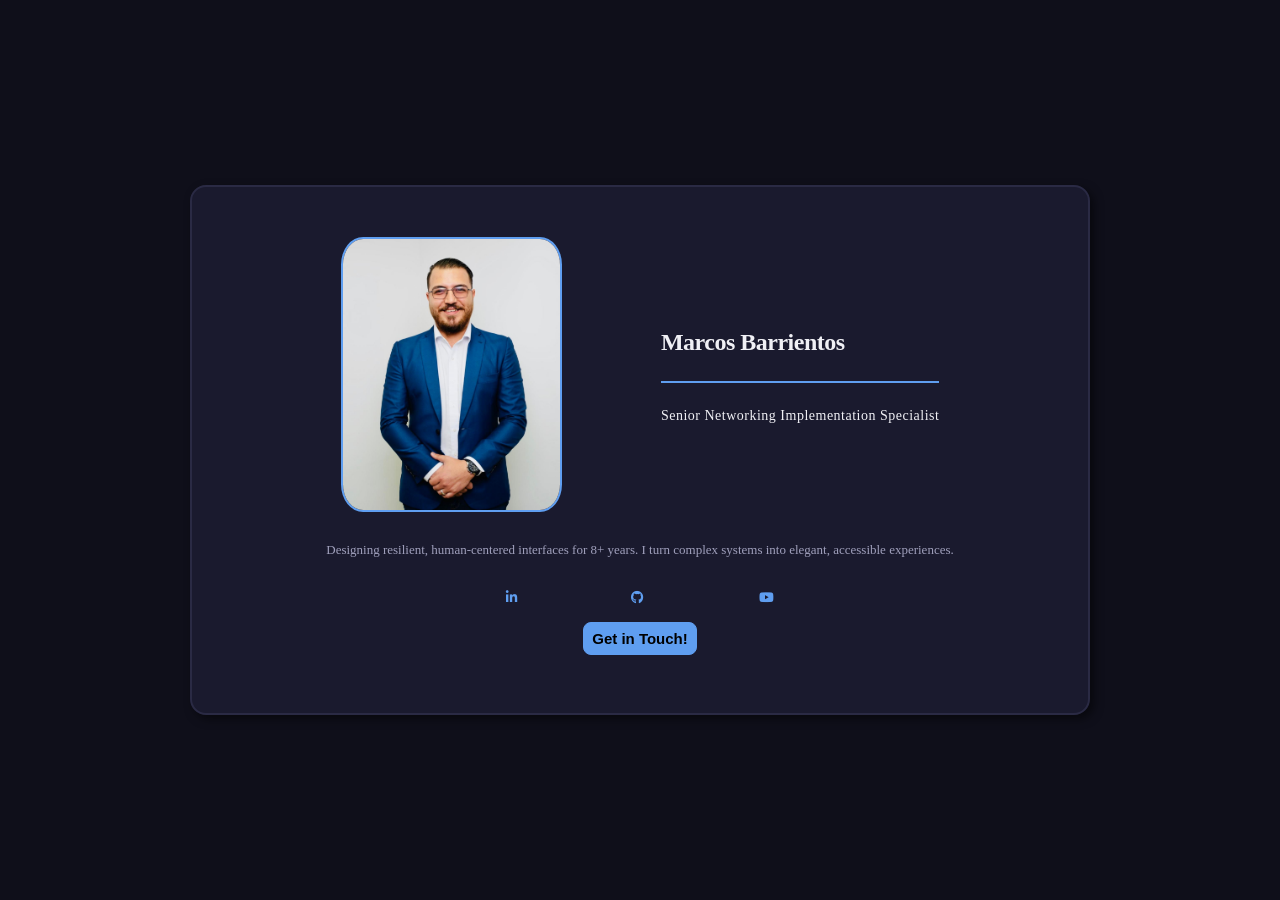
<file: css-exercise-1/index.html>
<!doctype html>
<html lang="en">
  <head>
    <meta charset="UTF-8" />
    <meta name="viewport" content="width=device-width, initial-scale=1.0" />
    <link rel="stylesheet" href="./styles.css" />
    <link
      rel="stylesheet"
      href="https://use.fontawesome.com/releases/v5.8.2/css/all.css" />
    <link
      rel="stylesheet"
      href="https://fonts.googleapis.com/css?family=Anton%7CBaskervville%7CRaleway&display=swap" />
    <title>Personal Business Card</title>
  </head>
  <body>
    <div class="container">
      <div class="personal-info">
        <div class="profile-pic">
          <img
            src="./WhatsApp Image 2026-05-19 at 13.32.16.jpeg"
            alt="profile picture"
            class="profile-picture" />
        </div>
        <div class="name-job">
          <p class="name">Marcos Barrientos</p>
          <p class="job-title">Senior Networking Implementation Specialist</p>
        </div>
      </div>
      <div class="bio">
        <p class="short-bio">
          Designing resilient, human‑centered interfaces for 8+ years. I turn
          complex systems into elegant, accessible experiences.
        </p>
      </div>
      <div class="contact-section">
        <div class="social-icons">
          <a
            href="https://www.linkedin.com/in/marcos-barrientos-498697238/"
            target="_blank"
            rel="noopener noreferrer"
            ><i class="fab fa-linkedin-in"></i
          ></a>
          <a
            href="https://github.com/MarcosB99"
            rel="noopener noreferrer"
            target="_blank"
            ><i class="fab fa-github"></i
          ></a>
          <a
            href="https://www.youtube.com/@marcosbarrientos5272"
            target="_blank"
            rel="noopener noreferrer"
            ><i class="fab fa-youtube"></i
          ></a>
        </div>
        <button id="contact-btn" type="button">Get in Touch!</button>
      </div>
    </div>
  </body>
</html>
</file>
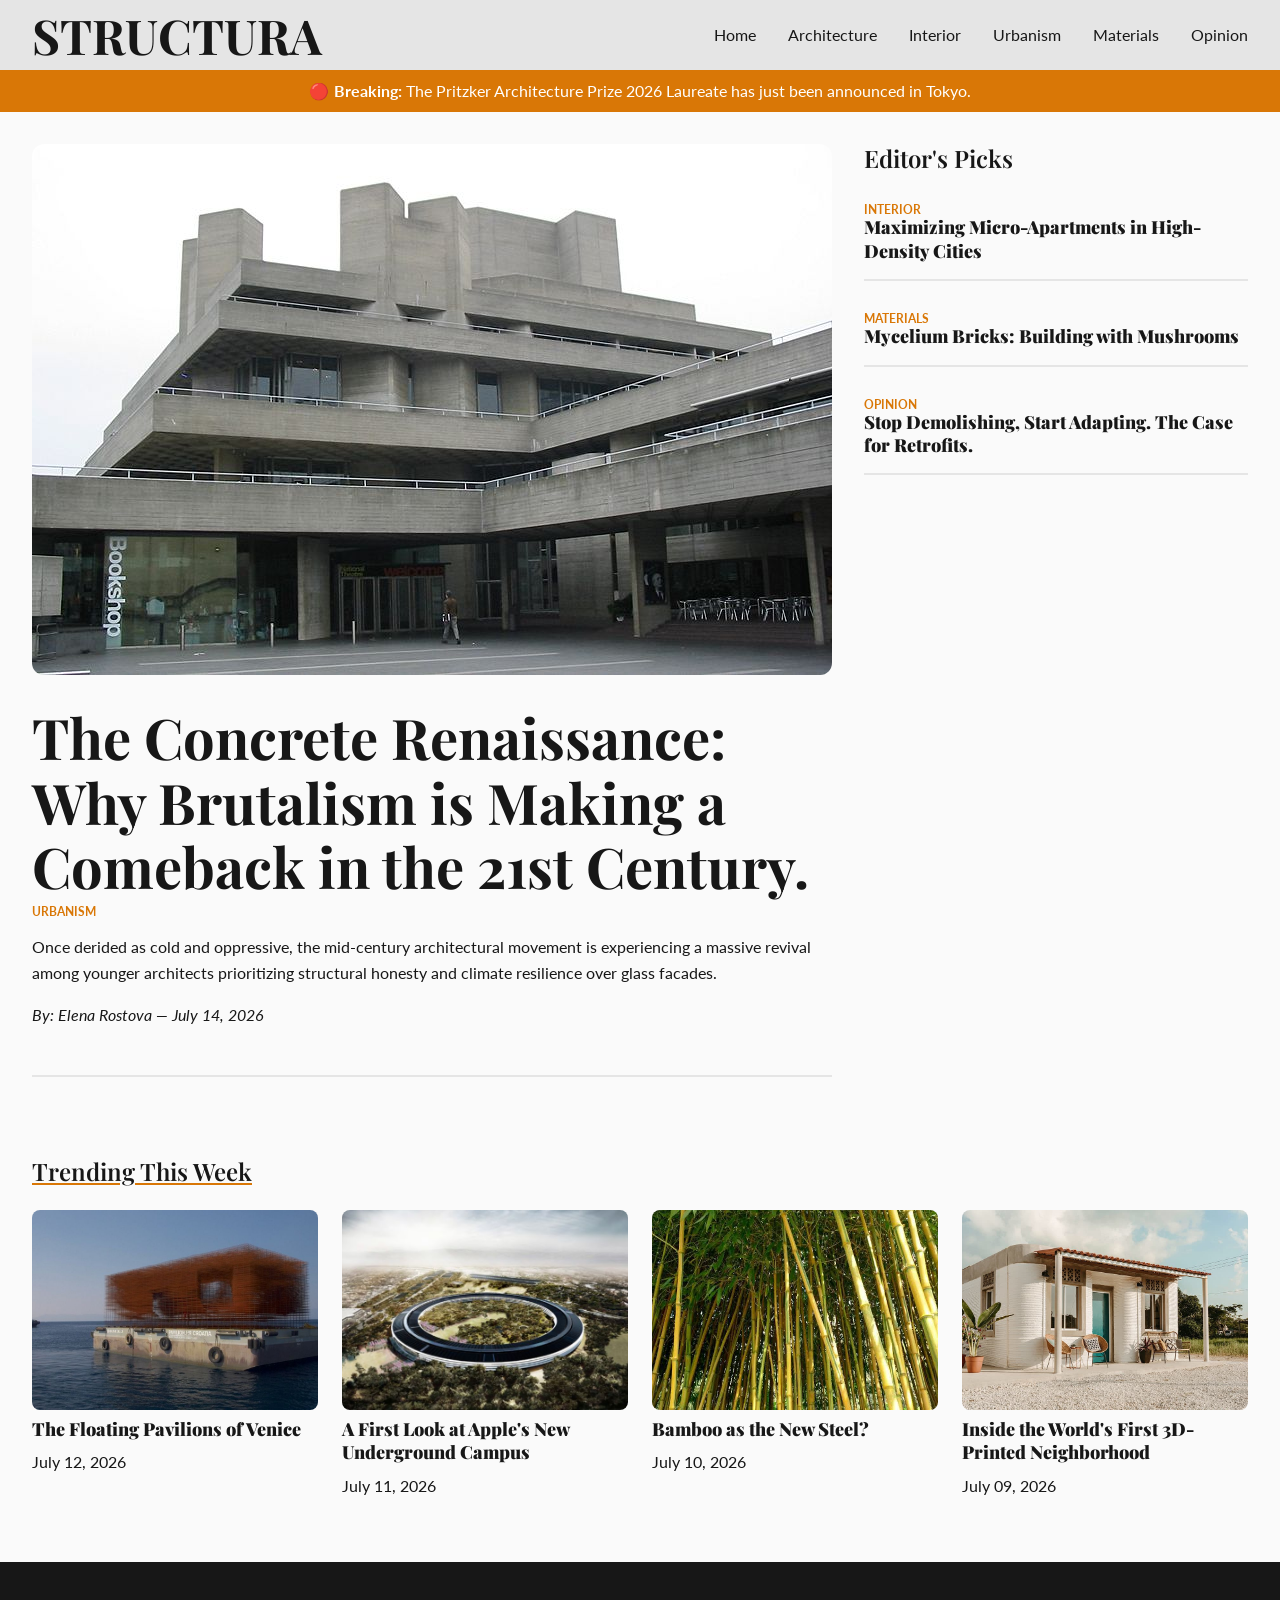
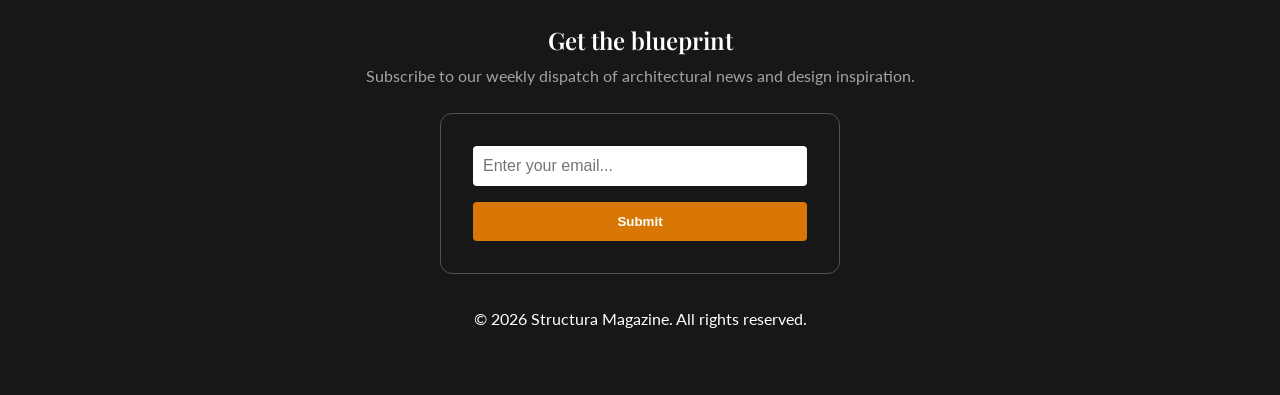
<file: css-exercise-6/index.html>
<!doctype html>
<html lang="en">
  <head>
    <meta charset="UTF-8" />
    <meta name="viewport" content="width=device-width, initial-scale=1.0" />
    <link rel="stylesheet" href="./styles.css" />
    <title>Magazine | STRUCTURA</title>
  </head>
  <body>
    <header>
      <a class="logo-text" href="./index.html">STRUCTURA</a>
      <nav id="navbar">
        <ul class="nav-links">
          <li><a href="./index.html">Home</a></li>
          <li><a href="./architecture.html">Architecture</a></li>
          <li><a href="./interior.html">Interior</a></li>
          <li><a href="./urbanism.html">Urbanism</a></li>
          <li><a href="./materials.html">Materials</a></li>
          <li><a href="./opinion.html">Opinion</a></li>
        </ul>
      </nav>
    </header>
    <section
      class="breaking-news"
      aria-label="Breaking News"
      aria-live="polite">
      <span class="live-dot">🔴</span>
      <p>
        <span class="red-breaking">Breaking:</span> The Pritzker Architecture
        Prize 2026 Laureate has just been announced in Tokyo.
      </p>
    </section>
    <main>
      <section id="featured-article">
        <img
          src="./assets/featured-image.jpg"
          alt="A massive, high-res architectural photo of a brutalist concrete building"
          class="featured-image"
          loading="lazy" />
        <h1 class="headline">
          The Concrete Renaissance: Why Brutalism is Making a Comeback in the
          21st Century.
        </h1>
        <p class="category">Urbanism</p>
        <p class="excerpt">
          Once derided as cold and oppressive, the mid-century architectural
          movement is experiencing a massive revival among younger architects
          prioritizing structural honesty and climate resilience over glass
          facades.
        </p>
        <p class="author">
          By: <cite>Elena Rostova</cite> —
          <time datetime="2026-14-07">July 14, 2026</time>
        </p>
      </section>
      <aside id="sidebar">
        <h2 class="sidebar-title">Editor's Picks</h2>
        <article class="sidebar-article">
          <p class="category">Interior</p>
          <h3 class="side-article-title">
            Maximizing Micro-Apartments in High-Density Cities
          </h3>
        </article>
        <article class="sidebar-article">
          <p class="category">Materials</p>
          <h3 class="side-article-title">
            Mycelium Bricks: Building with Mushrooms
          </h3>
        </article>
        <article class="sidebar-article">
          <p class="category">Opinion</p>
          <h3 class="side-article-title">
            Stop Demolishing, Start Adapting. The Case for Retrofits.
          </h3>
        </article>
      </aside>
      <section id="trending-section">
        <h2 class="trending-title">Trending This Week</h2>
        <div class="trending-grid-container">
          <article class="trending-card">
            <img
              src="./assets/card-one-image.jpg"
              class="trending-card-image"
              alt="Floating wooden pavilions on the water in Venice" />
            <h3 class="trending-card-title">
              The Floating Pavilions of Venice
            </h3>
            <time datetime="2026-12-07">July 12, 2026</time>
          </article>
          <article class="trending-card">
            <img
              src="./assets/card-two-image.jpg"
              class="trending-card-image"
              alt="Render of a futuristic underground architectural campus" />
            <h3 class="trending-card-title">
              A First Look at Apple's New Underground Campus
            </h3>
            <time datetime="2026-11-07">July 11, 2026</time>
          </article>
          <article class="trending-card">
            <img
              src="./assets/card-three-image.jpeg"
              class="trending-card-image"
              alt="Modern bamboo structural beams supporting a wide roof" />
            <h3 class="trending-card-title">Bamboo as the New Steel?</h3>
            <time datetime="2026-10-07">July 10, 2026</time>
          </article>
          <article class="trending-card">
            <img
              src="./assets/card-four-image.jpg"
              class="trending-card-image"
              alt="A 3D printer pouring concrete for a residential home" />
            <h3 class="trending-card-title">
              Inside the World's First 3D-Printed Neighborhood
            </h3>
            <time datetime="2026-09-07">July 09, 2026</time>
          </article>
        </div>
      </section>
    </main>
    <footer>
      <section id="newsletters-section">
        <h2 class="newsletters-title">Get the blueprint</h2>
        <p class="newsletters-text">
          Subscribe to our weekly dispatch of architectural news and design
          inspiration.
        </p>
        <form
          action="https://structura.org/newsletters-signup"
          method="post"
          class="newsletter-form">
          <input
            type="email"
            name="email"
            placeholder="Enter your email..."
            required />
          <input
            type="submit"
            name="submit"
            value="Submit"
            class="btn-submit" />
        </form>
      </section>
      <p>
        &copy; <time datetime="2026">2026</time> Structura Magazine. All rights
        reserved.
      </p>
    </footer>
  </body>
</html>
</file>
<file: css-exercise-1/styles.css>
*,
*::after,
*::before {
  box-sizing: border-box;
  margin: 0;
  padding: 0;
}

body {
  display: flex;
  justify-content: center;
  align-items: center;
  height: 100vh;
  background-color: #0f0f1a;
}

.container {
  width: 90%;
  max-width: 900px;
  border: 2px solid #2a2a44;
  padding: 50px;
  background-color: #1a1a2e;
  border-radius: 16px;
  box-shadow: 4px 4px 10px rgba(0, 0, 0, 0.5);
}

.personal-info {
  display: flex;
  justify-content: space-evenly;
  margin-bottom: 1.5rem;
}

.name {
  margin-bottom: 1.5rem;
  border-bottom: 2px solid #5f9ef0;
  padding-bottom: 1.5rem;
  font-size: 24px;
  font-weight: 700;
  line-height: 1.2;
  letter-spacing: -0.5px;
}

.job-title {
  font-size: 14px;
  font-weight: 500;
  line-height: 1.3;
  letter-spacing: 0.5px;
}

.profile-picture {
  border-radius: 10%;
  border: 2px solid #5f9ef0;
  height: 275px;
  width: auto;
  object-fit: cover;
}

.name-job {
  display: flex;
  flex-direction: column;
  justify-content: center;
  color: #f0f0f5;
}

.bio {
  text-align: center;
  margin-bottom: 1.25rem;
  color: #a0a0bc;
  font-size: 13px;
  font-weight: 400;
  line-height: 1.5;
  letter-spacing: 0px;
}

.contact-section {
  display: flex;
  flex-direction: column;
  margin: 0 auto;
  align-items: center;
  width: 50%;
  padding: 0.5rem;
}

.social-icons {
  display: flex;
  width: 100%;
  justify-content: space-around;
  margin-bottom: 1rem;
}

#contact-btn {
  padding: 0.5rem;
  border: 1px solid #5f9ef0;
  background-color: #5f9ef0;
  border-radius: 8px;
  font-size: 15px;
  font-weight: 600;
  line-height: 1;
  letter-spacing: 0px;
}

a > i {
  text-decoration: none;
  color: #5f9ef0;
  font-size: 13px;
  font-weight: 400;
  line-height: 1.6;
  letter-spacing: 0px;
}

#contact-btn:hover {
  background-color: #4a8ad4;
  cursor: pointer;
  box-shadow: 4px 4px 4px rgba(95, 158, 240, 0.2);
}
</file>
<file: css-exercise-6/styles.css>
@import url("https://fonts.googleapis.com/css2?family=Lato:ital,wght@0,100;0,300;0,400;0,700;0,900;1,100;1,300;1,400;1,700;1,900&family=Playfair+Display:ital,wght@0,400..900;1,400..900&display=swap");

@media (prefers-reduced-motion: no-preference) {
  html {
    scroll-behavior: smooth;
  }
}

:root {
  --main-background: #fafafa;
  --primary-text: #171717;
  --secondary-text: #525252;
  --border-color: #e5e5e5;
  --accent-color: #d97706;
  --heading-font: "Playfair Display", serif;
  --body-font: Lato, sans-serif;
  --pure-white: #ffffff;
  --pure-black: #000000;
}

*,
*::after,
*::before {
  box-sizing: border-box;
  margin: 0;
  padding: 0;
}

body {
  font-size: 16px;
  background-color: var(--main-background);
  color: var(--primary-text);
  font-family: var(--body-font);
  line-height: 1.6;
  font-weight: 400;
}

.logo-text,
.headline,
.sidebar-title,
.trending-title,
.newsletters-title,
.side-article-title,
.trending-card-title {
  font-family: var(--heading-font);
  font-weight: 900;
}

.logo-text {
  font-size: 3rem;
  text-decoration: none;
  color: var(--primary-text);
  line-height: 1.1;
  font-weight: 700;
}

.headline {
  font-size: 3.5rem;
  line-height: 1.15;
  font-weight: 700;
  margin-bottom: 0.5rem;
}

.sidebar-title,
.trending-title,
.newsletters-title {
  font-size: 1.5rem;
  line-height: 1.2;
  font-weight: 600;
}

.side-article-title,
.trending-card-title {
  font-size: 1.125rem;
  line-height: 1.3;
}

.category {
  font-size: 0.75rem;
  line-height: 1;
  text-transform: uppercase;
  font-weight: 700;
  color: var(--accent-color); /* FIX: Added color to make categories pop */
}

header {
  width: 100%;
  display: flex;
  justify-content: space-between;
  align-items: center;
  padding: 0 2rem;
  height: 70px;
  position: sticky;
  top: 0;
  background-color: #e5e5e5;
  z-index: 100; /* FIX: Added z-index so it stays above images */
}

#navbar {
  width: 70%;
}

.nav-links {
  display: flex;
  list-style-type: none;
  justify-content: flex-end; /* FIX: Adjusted from space-between for a cleaner look */
  gap: 2rem;
}

.nav-links li a {
  text-decoration: none;
  color: var(--primary-text);
  position: relative;
  padding-bottom: 4px;
}

.nav-links li a::after {
  content: "";
  position: absolute;
  bottom: 0;
  left: 0;
  height: 2px;
  width: 0;
  background-color: var(--accent-color);
  transition: width 0.3s ease;
}

@media (hover: hover) {
  .nav-links li a:hover::after {
    width: 100%;
  }
}

.breaking-news {
  width: 100%;
  position: sticky;
  top: 70px;
  display: flex;
  justify-content: center;
  align-items: center;
  min-height: 30px; /* FIX: Swapped height for min-height to allow text wrapping */
  padding: 0.5rem 1rem; /* FIX: Added padding for wrapped text */
  background-color: var(--accent-color);
  color: var(--pure-white);
  gap: 5px;
  z-index: 99;
  text-align: center;
}

.red-breaking {
  font-weight: bold;
}

main {
  max-width: 1440px;
  margin: 0 auto;
  padding: 0 2rem;
  display: grid;
  grid-template-columns: repeat(12, 1fr);
  gap: 2rem; /* FIX: Added gap here instead of relying entirely on padding/borders */
}

#featured-article {
  grid-column: span 8;
  padding: 2rem 0;
  border-bottom: 2px solid var(--border-color);
  margin-bottom: 2rem;
}

.featured-image {
  width: 100%;
  object-fit: cover;
  border-radius: 12px; /* FIX: Reduced radius slightly for a sharper magazine look */
  margin-bottom: 1.5rem;
}

.excerpt {
  margin: 1rem 0;
}

.author {
  margin-bottom: 1rem;
  font-style: italic;
}

#sidebar {
  grid-column: span 4;
  padding: 2rem 0;
  display: flex;
  flex-direction: column;
  gap: 2rem; /* FIX: Reduced gap for better flow */
}

/* FIX: DRY CSS. Replaced multiple classes with one reusable class */
.sidebar-article {
  border-bottom: 2px solid var(--border-color);
  padding-bottom: 1rem;
  transition: transform 0.3s ease;
}

.sidebar-article:hover {
  transform: translateX(
    5px
  ); /* FIX: Y/X translation prevents clipping better than scale */
}

#trending-section {
  grid-column: span 12;
  padding: 1rem 0;
  margin-bottom: 3rem;
}

.trending-title {
  margin-bottom: 1.5rem;
  text-decoration: underline;
  text-decoration-color: var(--accent-color); /* FIX: Styled the underline */
}

.trending-grid-container {
  display: grid;
  grid-template-columns: repeat(4, 1fr);
  gap: 1.5rem; /* FIX: Added gap for the grid */
}

/* FIX: DRY CSS. Replaced multiple numbered cards with a single component style */
.trending-card {
  text-align: left;
  transition: all 0.3s ease;
  display: flex;
  flex-direction: column;
  gap: 0.5rem;
}

.trending-card:hover {
  transform: translateY(-5px);
}

.trending-card-image {
  width: 100%;
  object-fit: cover;
  height: 200px;
  border-radius: 8px;
}

footer {
  display: flex;
  flex-direction: column;
  justify-content: center;
  align-items: center;
  background-color: var(--primary-text);
  color: var(--pure-white);
  padding: 4rem 2rem; /* FIX: More breathing room */
  text-align: center;
  gap: 2rem;
}

.newsletter-form {
  border: 1px solid var(--secondary-text); /* FIX: Subtler border */
  padding: 2rem;
  border-radius: 12px;
  display: flex;
  flex-direction: column;
  gap: 1rem;
  align-items: center;
  max-width: 400px;
  margin: 0 auto;
}

.newsletter-form > input[type="email"] {
  width: 100%;
  border-radius: 4px;
  height: 2.5rem; /* FIX: Larger touch target */
  font-size: 1rem;
  padding: 0 10px;
  border: none;
}

.btn-submit {
  background-color: var(--accent-color); /* FIX: Highlighted CTA */
  color: var(--pure-white);
  border: none;
  padding: 0.75rem 2rem;
  border-radius: 4px;
  font-weight: bold;
  cursor: pointer;
  transition: background-color 0.2s ease;
  width: 100%;
}

.btn-submit:hover {
  background-color: #b46305;
}

.newsletters-title {
  margin-bottom: 0.5rem;
}

.newsletters-text {
  margin-bottom: 1.5rem;
  color: #a3a3a3;
}

/* =========================================
   MEDIA QUERIES 
   ========================================= */

@media screen and (max-width: 900px) {
  /* Tablet layout adjustments */
  main {
    grid-template-columns: repeat(1, 1fr);
  }

  /* FIX: Explicitly reset the spans to prevent layout blowout */
  #featured-article,
  #sidebar,
  #trending-section {
    grid-column: 1 / -1;
  }

  .trending-grid-container {
    grid-template-columns: repeat(2, 1fr);
  }
}

@media screen and (max-width: 768px) {
  header {
    flex-direction: column;
    height: auto;
    padding: 1rem;
    position: static; /* FIX: Un-stick the header on mobile to save screen real estate */
  }

  .breaking-news {
    top: 0; /* FIX: Stick the breaking news banner to the absolute top instead */
    font-size: 0.9rem;
  }

  .nav-links {
    margin-top: 1rem;
    flex-wrap: wrap;
    justify-content: center;
    gap: 1rem;
  }

  .trending-grid-container {
    grid-template-columns: 1fr;
  }

  .headline {
    font-size: 2.5rem;
  }
}
</file>
